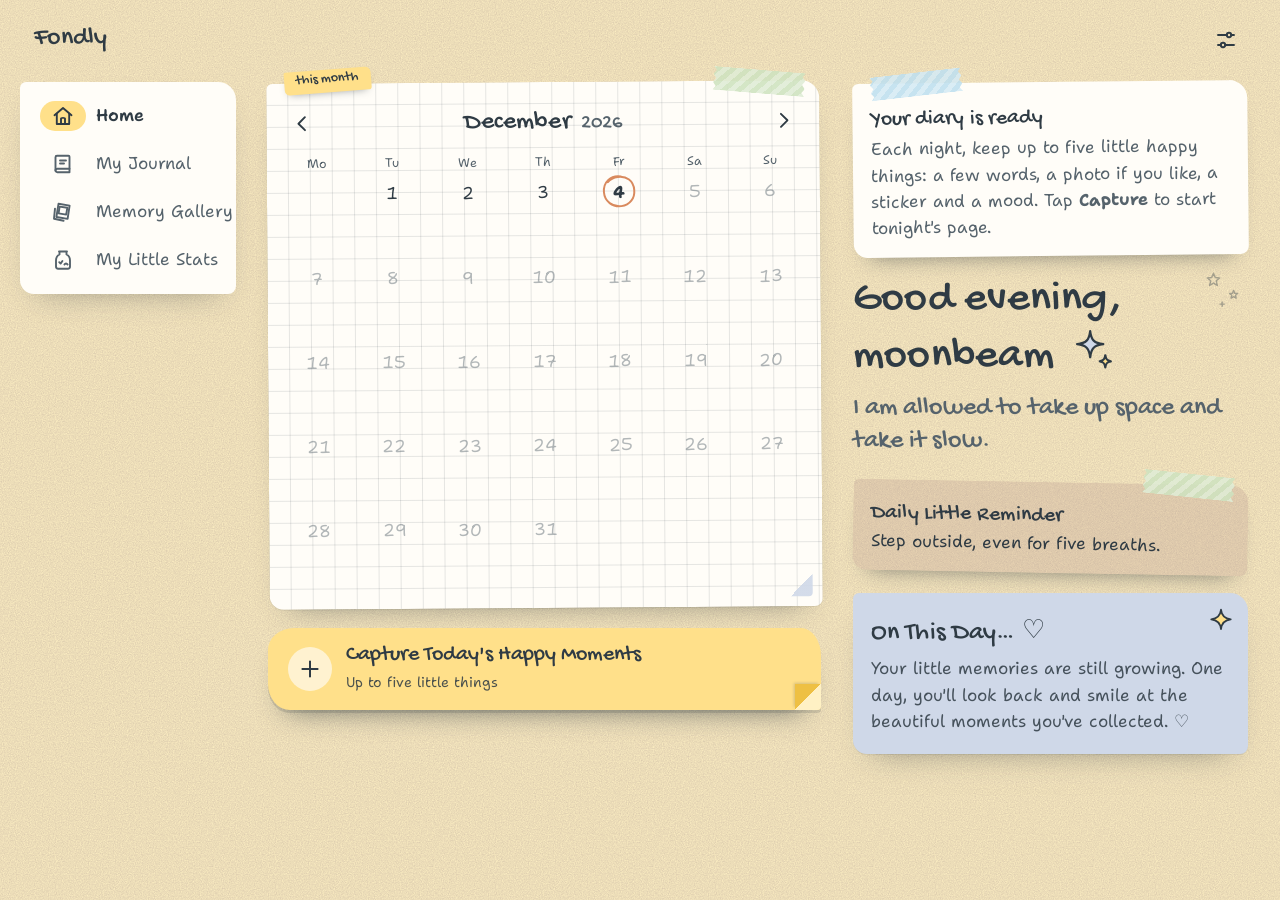
<file: index.html>
<!doctype html>
<html lang="en-GB" data-theme="day">
<head>
  <meta charset="utf-8">
  <meta name="viewport" content="width=device-width, initial-scale=1, viewport-fit=cover">
  <title>Fondly</title>
  <meta name="description" content="A private little diary for up to five happy moments a day.">
  <meta name="theme-color" content="#fff3c4">
  <link rel="manifest" href="manifest.webmanifest">
  <link rel="icon" href="icons/icon.svg" type="image/svg+xml">
  <link rel="apple-touch-icon" href="icons/icon-192.png">
  <meta name="apple-mobile-web-app-capable" content="yes">
  <meta name="apple-mobile-web-app-status-bar-style" content="default">
  <link rel="preload" href="fonts/shantell-sans.woff2" as="font" type="font/woff2" crossorigin>
  <link rel="preload" href="fonts/gochi-hand.woff2" as="font" type="font/woff2" crossorigin>
  <link rel="stylesheet" href="css/app.css">
  <script type="module" src="js/app.js"></script>
</head>
<body data-route="home">
  <a class="skip" href="#view">Skip to content</a>
  <header class="masthead">
    <a class="wordmark" href="#/" aria-label="Fondly, home">Fondly</a>
    <div class="mast-actions">
      <a class="icon-btn gear" href="#/settings" aria-label="Settings"><svg viewBox="0 0 24 24" class="icon" aria-hidden="true"><g fill="none" stroke="currentColor" stroke-width="1.9" stroke-linecap="round"><path d="M4 7h9M17 7h3M4 17h3M11 17h9"/><circle cx="15" cy="7" r="2.2"/><circle cx="9" cy="17" r="2.2"/></g></svg></a>
    </div>
  </header>
  <nav class="tabs" aria-label="Main">
    <a href="#/" data-tab="home"><svg viewBox="0 0 24 24" class="icon" aria-hidden="true"><g fill="none" stroke="currentColor" stroke-width="1.9" stroke-linecap="round" stroke-linejoin="round"><path d="M3.5 11.2 12 4l8.5 7.2"/><path d="M5.8 9.6V20h12.4V9.6"/><path d="M10 20v-5.2c0-1.1 4-1.1 4 0V20"/></g></svg><span>Home</span></a>
    <a href="#/journal" data-tab="journal"><svg viewBox="0 0 24 24" class="icon" aria-hidden="true"><g fill="none" stroke="currentColor" stroke-width="1.9" stroke-linecap="round" stroke-linejoin="round"><path d="M6 3.8h11.5a1 1 0 0 1 1 1v15.4H6.2A1.7 1.7 0 0 1 4.5 18.5V5.3c0-.9.6-1.5 1.5-1.5z"/><path d="M4.5 18.5c0-1 .8-1.8 1.8-1.8h12.2"/><path d="M9 8.5h6M9 11.5h4"/></g></svg><span><span class="tab-full">My Journal</span><span class="tab-short">Journal</span></span></a>
    <a href="#/gallery" data-tab="gallery"><svg viewBox="0 0 24 24" class="icon" aria-hidden="true"><g fill="none" stroke="currentColor" stroke-width="1.9" stroke-linecap="round" stroke-linejoin="round"><path d="M7.5 3.8 18.6 5.6l-2 13.3L5.4 17z"/><path d="M8.6 6.6l7.7 1.2-1.1 6.8-7.6-1.2z"/><path d="M4 8.6 3 18.7l9.6 2"/></g></svg><span><span class="tab-full">Memory Gallery</span><span class="tab-short">Gallery</span></span></a>
    <a href="#/stats" data-tab="stats"><svg viewBox="0 0 24 24" class="icon" aria-hidden="true"><g fill="none" stroke="currentColor" stroke-width="1.9" stroke-linecap="round" stroke-linejoin="round"><path d="M8 3.5h8M8.5 3.5v3C5.8 7.8 5 10 5 12.5v6c0 1.4 1 2.2 2.2 2.2h9.6c1.2 0 2.2-.8 2.2-2.2v-6c0-2.5-.8-4.7-3.5-6v-3"/><path d="M8.2 14.2l1.4 1.4 1.8-2.6M13.4 16.5c.8-1.4 2.4-1.4 3.2 0"/></g></svg><span><span class="tab-full">My Little Stats</span><span class="tab-short">Stats</span></span></a>
  </nav>
  <main id="view" tabindex="-1"></main>
  <div id="toast" role="status" aria-live="polite"></div>
  <noscript>Fondly needs JavaScript to open your diary.</noscript>
</body>
</html>
</file>
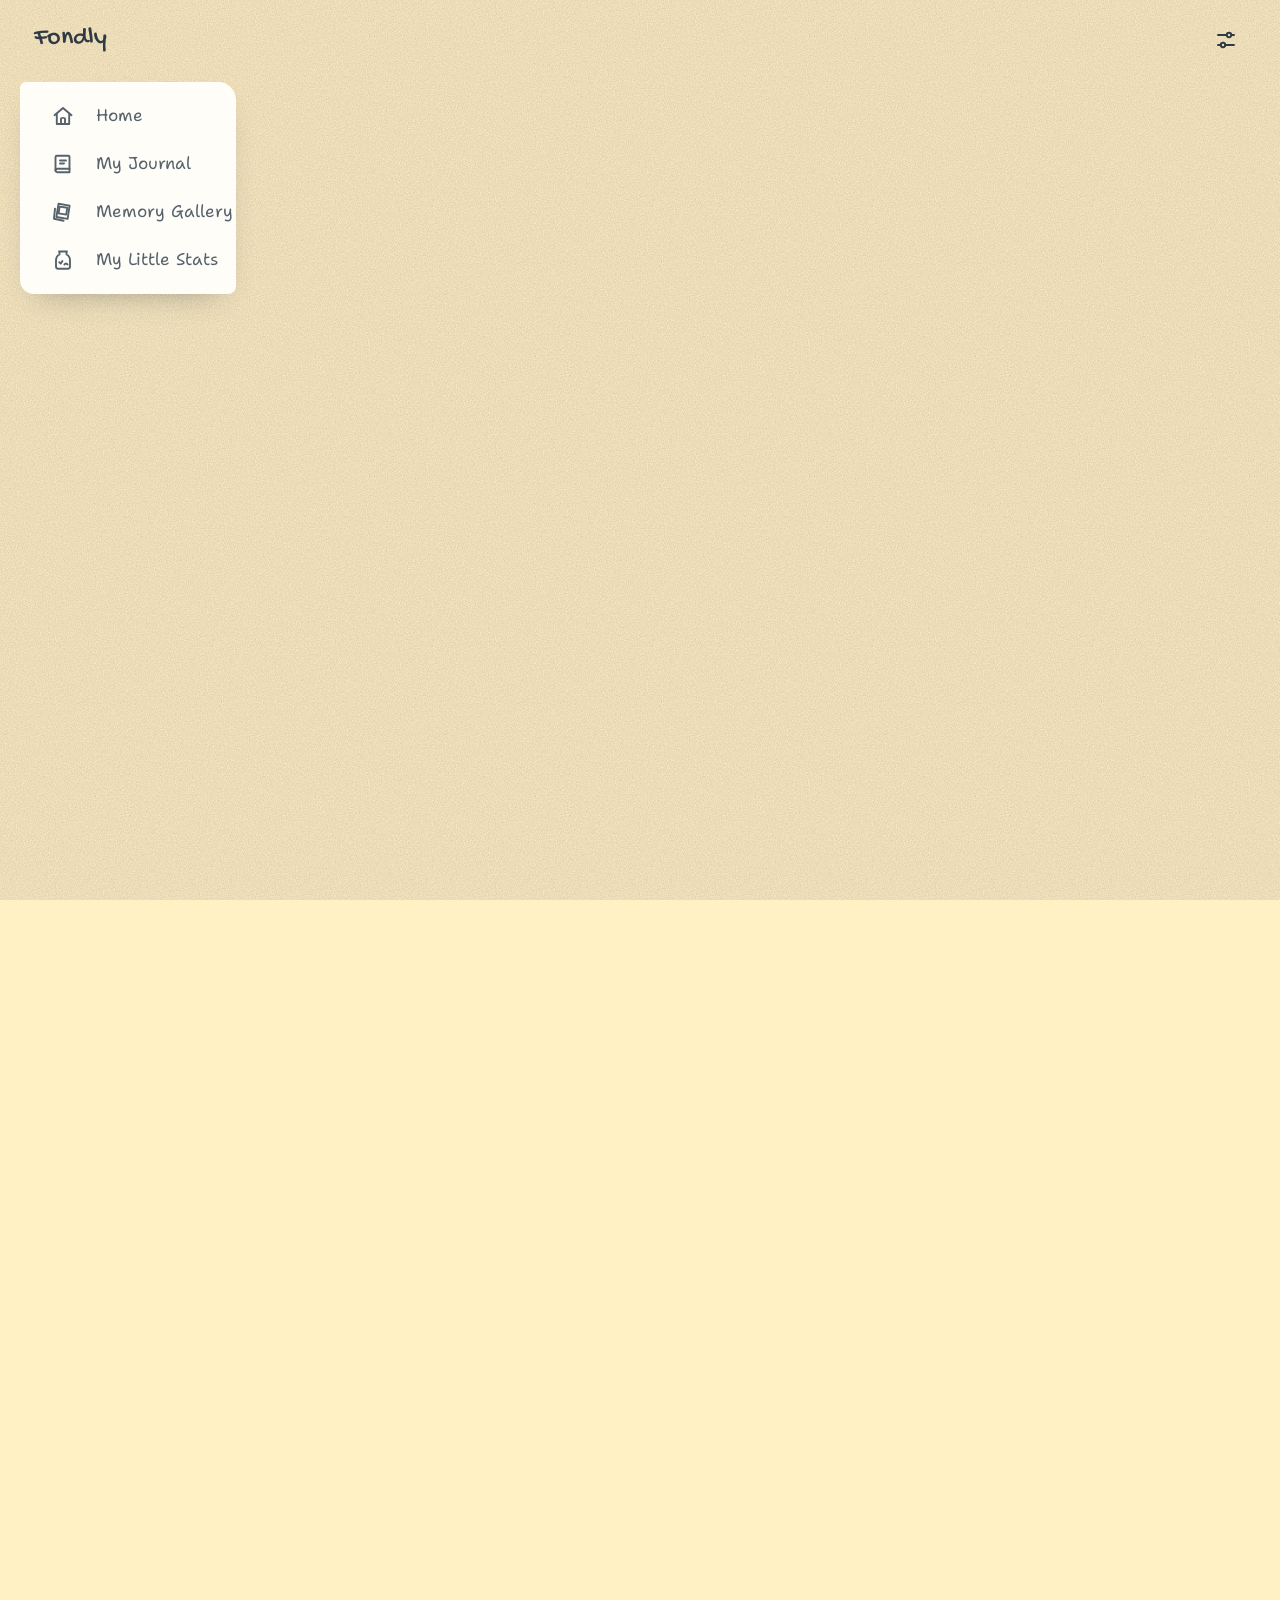
<file: demo.html>
<!doctype html>
<html lang="en-GB">
<head>
  <meta charset="utf-8">
  <meta name="viewport" content="width=device-width, initial-scale=1">
  <title>Fondly demo</title>
  <meta name="theme-color" content="#fff3c4">
  <meta http-equiv="refresh" content="0; url=./?demo">
  <link rel="stylesheet" href="css/app.css">
</head>
<body data-route="home">
  <main><p class="demo-loading"><a href="./?demo">Opening the Fondly demo diary…</a></p></main>
</body>
</html>
</file>
<file: css/app.css>
/* Fondly: pastel scrapbook. Paper per section, slate ink, washi, Polaroids. */
@font-face { font-family: 'Shantell Sans'; src: url('../fonts/shantell-sans.woff2') format('woff2'); font-weight: 300 800; font-display: swap; }
@font-face { font-family: 'Gochi Hand'; src: url('../fonts/gochi-hand.woff2') format('woff2'); font-display: swap; }

:root {
  --grain: url("data:image/svg+xml,%3Csvg xmlns='http://www.w3.org/2000/svg' width='220' height='220'%3E%3Cfilter id='n'%3E%3CfeTurbulence type='fractalNoise' baseFrequency='.85' numOctaves='3' stitchTiles='stitch'/%3E%3CfeColorMatrix values='0 0 0 0 .45 0 0 0 0 .35 0 0 0 0 .3 0 0 0 .5 0'/%3E%3C/filter%3E%3Crect width='100%25' height='100%25' filter='url(%23n)'/%3E%3C/svg%3E");
  --paper: #fbf7ee;
  --card: #fffdf8;
  --polaroid: #fffefa;
  --ink: #2f3b44;
  --ink-soft: #56636c;
  --butter: #ffe08a; --butter-deep: #eec043;
  --clay: #f4c7a6; --clay-deep: #d98a5e;
  --slate: #cfd8e8; --slate-deep: #7f95bd;
  --sky: #bfe0f0; --sky-deep: #5fa3c9;
  --sage: #cfe3c0; --sage-deep: #7fb06c;
  --mint: #c4e6da;
  --jar-glass: rgb(214 234 250 / .55);
  --shadow: 40 52 60;
  --ground: #fff1c4;
  --line: rgb(47 59 68 / .12);
  --danger: #b4513a;
  --hand: 'Gochi Hand', 'Comic Sans MS', cursive;
  --body: 'Shantell Sans', 'Comic Sans MS', system-ui, sans-serif;
  --fs-xs: .78rem;
  --fs-sm: .88rem;
  --fs-base: 1.0625rem;
  --fs-md: 1.35rem;
  --fs-lg: 1.6rem;
  --fs-xl: clamp(2rem, 1.6rem + 1.6vw, 2.75rem);
  --fs-display: clamp(2.1rem, 1.7rem + 1.6vw, 3rem);
  --ink-paper: #2f3b44; --ink-paper-soft: #56636c;
  --kraft: #ecd7b4; --kraft-flap: #dfc394; --kraft-back: #c9a878;
  --sheet-slate: var(--slate);
  --doodle: color-mix(in srgb, var(--ink) 38%, transparent);
  --stamp: var(--slate-deep);
  --clip: #8a96a0;
  --r-sheet: 6px 18px 8px 14px;
  --r-slip: 2px 6px 3px 5px;
  --r-tabbar: 22px 22px 0 0;
  --r-capture: 26px 20px 4px 22px / 22px 28px 4px 26px;
  --r-mount: 4px 0 0 0;
  --r-mount-end: 0 0 4px 0;
  --r-organic: 26px 20px 28px 22px / 22px 28px 20px 26px;
  --ease: cubic-bezier(.16, 1, .3, 1);
  color-scheme: light;
}
:root[data-theme="evening"] {
  --grain: url("data:image/svg+xml,%3Csvg xmlns='http://www.w3.org/2000/svg' width='220' height='220'%3E%3Cfilter id='n'%3E%3CfeTurbulence type='fractalNoise' baseFrequency='.85' numOctaves='3' stitchTiles='stitch'/%3E%3CfeColorMatrix values='0 0 0 0 1 0 0 0 0 .95 0 0 0 0 .9 0 0 0 .16 0'/%3E%3C/filter%3E%3Crect width='100%25' height='100%25' filter='url(%23n)'/%3E%3C/svg%3E");
  --paper: #1f2a33;
  --card: #2b3843;
  --polaroid: #ece6d8;
  --ink: #f2ede2;
  --ink-soft: #b9c3c9;
  --butter: #f1d37a; --butter-deep: #e6b93e;
  --clay: #e8b796; --clay-deep: #d98a5e;
  --slate: #b8c6dd; --slate-deep: #8ea4cb;
  --sky: #a8cfe4; --sky-deep: #6fb0d6;
  --sage: #b6d6a8; --sage-deep: #8bc07a;
  --mint: #a9d6c6;
  --jar-glass: rgb(160 190 230 / .18);
  --shadow: 4 10 16;
  --sheet-slate: #34445a;
  --clip: #b9c3c9;
  --line: rgb(246 237 223 / .12);
  --danger: #f0a184;
  color-scheme: dark;
}
body[data-route="home"] { --ground: #fff1c4; }
body[data-route="day"], body[data-route="journal"] { --ground: #f6ecdc; }
body[data-route="gallery"] { --ground: #e0eff7; }
body[data-route="stats"] { --ground: #e5f1dc; }
body[data-route="settings"], body[data-route="done"] { --ground: #e6ecf4; }
[data-theme="evening"] body[data-route="home"] { --ground: #24303a; }
[data-theme="evening"] body[data-route="day"], [data-theme="evening"] body[data-route="journal"] { --ground: #2c2f33; }
[data-theme="evening"] body[data-route="gallery"] { --ground: #1f2c3a; }
[data-theme="evening"] body[data-route="stats"] { --ground: #22322f; }
[data-theme="evening"] body[data-route="settings"], [data-theme="evening"] body[data-route="done"] { --ground: #1f2a33; }
/* Light paper objects keep dark ink in the evening. */
.polaroid, .mini-polaroid, .pol-frame, .slip { --ink: var(--ink-paper); --ink-soft: var(--ink-paper-soft); color: var(--ink); }

* { box-sizing: border-box; }
html { -webkit-text-size-adjust: 100%; scroll-padding-top: 80px; overflow-x: clip; }
body { overflow-x: clip; }
body {
  margin: 0; min-height: 100dvh;
  font: 400 var(--fs-base)/1.55 var(--body);
  color: var(--ink); background: var(--grain) 0 0 / 220px, var(--ground);
  transition: background-color .5s var(--ease);
  caret-color: var(--clay-deep);
  accent-color: var(--clay-deep);
}
::selection { background: var(--butter); color: var(--ink-paper); }
:focus-visible { outline: 3px dashed var(--slate-deep); outline-offset: 3px; border-radius: 14px; }
* { scrollbar-width: thin; scrollbar-color: var(--slate-deep) transparent; }
img { display: block; max-width: 100%; }
a { color: inherit; text-underline-offset: .2em; text-decoration-thickness: 1.5px; }
h1, h2, h3 { font-family: var(--hand); font-weight: 400; line-height: 1.12; margin: 0; text-wrap: balance; letter-spacing: .005em; }
h1 { font-size: var(--fs-xl); }
h2 { font-size: var(--fs-lg); }
h3 { font-size: var(--fs-md); }
p { margin: 0; }
.sr { position: absolute; width: 1px; height: 1px; overflow: hidden; clip: rect(0 0 0 0); white-space: nowrap; }
.skip { position: absolute; left: -999px; top: 8px; z-index: 50; background: var(--card); padding: 12px 16px; border-radius: 14px; }
.skip:focus { left: 12px; }
.icon { width: 24px; height: 24px; flex: none; }
svg.deco { width: 22px; height: 22px; }

/* ---------- shell ---------- */
.masthead, .tabs, main, #toast { position: relative; z-index: 1; }
.masthead {
  display: flex; flex-wrap: wrap; align-items: center; justify-content: space-between; gap: 4px 12px;
  padding: calc(10px + env(safe-area-inset-top)) 16px 6px;
}
.wordmark { display: inline-flex; align-items: center; min-height: 44px; font: 400 var(--fs-lg)/1 var(--hand); text-decoration: none; color: var(--ink); padding: 4px 2px 6px; }
.mast-actions { display: flex; align-items: center; gap: 6px; margin-left: auto; min-width: 0; }
.sync-pill {
  display: inline-flex; align-items: center; gap: 8px; text-decoration: none; font-size: var(--fs-xs); white-space: nowrap;
  min-height: 44px; padding: 6px 14px; border-radius: 999px; background: color-mix(in srgb, var(--card) 80%, transparent); color: var(--ink-soft);
}
.settings .sync-pill { white-space: normal; justify-self: start; min-height: 36px; margin-top: -4px; background: var(--paper); }
.gear { position: relative; }
.gear.alert::after { content: ''; position: absolute; top: 9px; right: 9px; width: 9px; height: 9px; border-radius: 50%; background: var(--danger); box-shadow: 0 0 0 2px var(--ground); }
.sync-pill i { width: 9px; height: 9px; border-radius: 50%; background: var(--ink-soft); opacity: .6; }
.sync-pill.ok i { background: var(--sage-deep); opacity: 1; }
.sync-pill.syncing i { background: var(--sky-deep); opacity: 1; animation: pulse 1s ease-in-out infinite alternate; }
.sync-pill.error { color: var(--danger); } .sync-pill.error i { background: var(--danger); opacity: 1; }
@keyframes pulse { to { transform: scale(.55); } }
.icon-btn {
  display: inline-grid; place-items: center; width: 44px; height: 44px; border-radius: 50%;
  border: 0; background: transparent; color: var(--ink); cursor: pointer; text-decoration: none;
  transition: background-color .2s;
}
.icon-btn:hover { background: color-mix(in srgb, var(--ink) 8%, transparent); }

.tabs {
  position: fixed; inset: auto 0 0 0; z-index: 20;
  display: grid; grid-template-columns: repeat(4, minmax(0, 1fr));
  padding: 6px 6px calc(6px + env(safe-area-inset-bottom));
  background: var(--card); border-radius: var(--r-tabbar);
  box-shadow: 0 -6px 24px -10px rgb(var(--shadow) / .3);
}
.tabs a {
  display: grid; justify-items: center; gap: 2px; padding: 6px 2px; text-decoration: none;
  font-size: var(--fs-xs); line-height: 1.15; text-align: center; color: var(--ink-soft); border-radius: 14px;
}
.tabs a .icon { padding: 3px 10px; width: 46px; height: 30px; border-radius: 999px; transition: background-color .25s var(--ease); }
.tabs a[aria-current] { color: var(--ink); font-weight: 600; }
.tab-full { display: none; } .tab-short { overflow-wrap: anywhere; }
.tabs a[aria-current] .icon { background: var(--butter); color: var(--ink-paper); }
main { padding: 4px 16px calc(110px + env(safe-area-inset-bottom)); max-width: 1180px; outline: none; }

#toast {
  position: fixed; left: 50%; bottom: calc(96px + env(safe-area-inset-bottom)); z-index: 40;
  transform: translate(-50%, 20px); opacity: 0; pointer-events: none;
  background: var(--ink); color: var(--paper); padding: 10px 18px; border-radius: 999px; font-size: var(--fs-sm);
  box-shadow: 0 10px 24px -10px rgb(var(--shadow) / .5); transition: opacity .3s, transform .4s var(--ease);
  max-width: calc(100vw - 32px); text-align: center;
}
#toast.show { opacity: 1; transform: translate(-50%, 0); }
#toast { display: flex; align-items: center; gap: 12px; white-space: nowrap; }
#toast.show { pointer-events: auto; }
.toast-act { min-height: 44px; padding: 0 14px; margin: -8px -10px -8px 0; border: 0; border-radius: 999px; font: 700 var(--fs-sm) var(--body); background: var(--butter); color: var(--ink-paper); cursor: pointer; }

@media (min-width: 960px) {
  body { display: grid; grid-template-columns: 236px minmax(0, 1fr); grid-template-rows: auto 1fr; }
  .masthead { grid-column: 1 / -1; padding: 18px 32px 8px; }
  .tabs {
    position: sticky; top: 16px; align-self: start; grid-template-columns: 1fr; gap: 4px;
    margin: 12px 0 0 20px; padding: 12px; border-radius: var(--r-sheet);
    box-shadow: 0 14px 30px -18px rgb(var(--shadow) / .45);
  }
  .tabs a { min-height: 44px; grid-template-columns: auto 1fr; justify-items: start; align-items: center; gap: 10px; font-size: var(--fs-base); padding: 6px 8px; text-align: left; }
  .tabs a:hover { background: color-mix(in srgb, var(--butter) 30%, transparent); }
  .tab-full { display: inline; white-space: nowrap; } .tab-short { display: none; }
  main { padding: 12px 32px 56px; width: 100%; }
  #toast { bottom: 32px; }
}

/* ---------- paper pieces ---------- */
.sheet, .sheet-slate, .sheet-sage {
  position: relative; background: var(--card); border-radius: var(--r-sheet);
  box-shadow: 0 1px 0 rgb(var(--shadow) / .08), 0 16px 30px -20px rgb(var(--shadow) / .5);
  padding: 18px;
}
.sheet::after, .sheet-sage::after { /* photo-corner mount */
  content: ''; position: absolute; right: 10px; bottom: 10px; width: 22px; height: 22px; pointer-events: none;
  background: linear-gradient(-45deg, var(--slate) 50%, transparent 50%); opacity: .9; border-radius: var(--r-mount-end);
}
.sheet-slate { background: var(--slate); --ink-on: var(--ink-paper); color: var(--ink-paper); }
.sheet-sage { background: var(--card); }
[data-theme="evening"] .sheet-slate { background: var(--sheet-slate); color: var(--ink); }
.tape {
  position: absolute; top: -11px; left: 50%; width: 92px; height: 24px; translate: -50% 0; rotate: -3deg; z-index: 2;
  background: repeating-linear-gradient(-45deg, rgb(255 255 255 / .35) 0 5px, transparent 5px 10px), var(--tape, var(--clay));
  opacity: .88;
  -webkit-mask: url("data:image/svg+xml,%3Csvg xmlns='http://www.w3.org/2000/svg' viewBox='0 0 92 24' preserveAspectRatio='none'%3E%3Cpath d='M0 0h92l-3 4 3 4-3 4 3 4-3 4 3 4H0l3-4-3-4 3-4-3-4 3-4z'/%3E%3C/svg%3E") 0 0 / 100% 100%;
          mask: url("data:image/svg+xml,%3Csvg xmlns='http://www.w3.org/2000/svg' viewBox='0 0 92 24' preserveAspectRatio='none'%3E%3Cpath d='M0 0h92l-3 4 3 4-3 4 3 4-3 4 3 4H0l3-4-3-4 3-4-3-4 3-4z'/%3E%3C/svg%3E") 0 0 / 100% 100%;
}
.tape-l { left: 18px; translate: 0 0; rotate: -6deg; --tape: var(--sky); }
.tape-r { left: auto; right: 14px; translate: 0 0; rotate: 5deg; --tape: var(--sage); }
.tilt-a { rotate: -1.6deg; } .tilt-b { rotate: 1.2deg; } .tilt-c { rotate: -.6deg; } .tilt-d { rotate: 2deg; }
.tilt-a .tape { --tape: var(--butter); } .tilt-b .tape { --tape: var(--sky); } .tilt-c .tape { --tape: var(--sage); } .tilt-d .tape { --tape: var(--slate); }

.btn {
  display: inline-flex; align-items: center; justify-content: center; gap: 8px; min-height: 46px;
  padding: 10px 20px; border: 0; border-radius: 999px; cursor: pointer; text-decoration: none;
  font: 600 var(--fs-base)/1.2 var(--body); color: var(--ink-paper); background: var(--butter);
  box-shadow: 0 2px 0 rgb(var(--shadow) / .14), 0 10px 18px -12px rgb(var(--shadow) / .6);
  transition: transform .25s var(--ease), box-shadow .25s var(--ease), filter .2s;
}
.btn:hover { transform: translateY(-2px) rotate(-.6deg); }
.btn:active { transform: translateY(1px); }
.btn:disabled { opacity: .5; cursor: not-allowed; transform: none; }
.btn .icon { width: 20px; height: 20px; }
.btn-butter { background: var(--butter); }
.btn-clay { background: var(--clay); }
.btn-slate { background: var(--slate); }
.btn-ghost { background: transparent; color: var(--ink); box-shadow: inset 0 0 0 2px var(--line); }
.btn-ghost:hover { background: color-mix(in srgb, var(--ink) 6%, transparent); }
.btn-danger { background: var(--clay-deep); color: var(--ink-paper); }
.btn.big { font-size: var(--fs-base); min-height: 56px; padding: 12px 28px; }
.link-btn { border: 0; background: none; min-height: 44px; padding: 8px 4px; font: inherit; font-size: var(--fs-sm); color: var(--ink-soft); text-decoration: underline; cursor: pointer; }
.row { display: flex; flex-wrap: wrap; gap: 10px; align-items: center; }
.hint { font-size: var(--fs-sm); color: var(--ink-soft); margin-top: 8px; }
.page-head { margin: 8px 0 18px; }
.page-head p { color: var(--ink-soft); margin-top: 4px; }
.empty { text-align: center; padding: 34px 20px; display: grid; justify-items: center; gap: 14px; }
.empty p { max-width: 34ch; color: var(--ink-soft); }
svg.empty-deco { width: 46px; height: 46px; }
.chips { display: flex; flex-wrap: wrap; gap: 6px; }
.chip { border: 0; border-radius: 999px; min-height: 44px; padding: 6px 16px; font: inherit; font-size: var(--fs-sm); cursor: pointer; background: rgb(255 255 255 / .55); color: var(--ink-paper); }
.chip.on { background: var(--card); box-shadow: inset 0 0 0 2px var(--slate-deep); font-weight: 600; color: var(--ink); }

/* ---------- home ---------- */
.home { display: grid; grid-template-columns: minmax(0, 1fr); gap: 22px; }
.home-main, .home-side { display: grid; grid-template-columns: minmax(0, 1fr); gap: 20px; align-content: start; }
@media (min-width: 960px) {
  .home { grid-template-columns: minmax(0, 1.4fr) minmax(300px, 1fr); gap: 28px 32px; }
  .recent { grid-column: 1 / -1; }
}

.cal {
  padding: 18px 14px 16px; rotate: -.4deg;
  background-color: var(--card);
  background-image: linear-gradient(var(--line) 1px, transparent 1px), linear-gradient(90deg, var(--line) 1px, transparent 1px);
  background-size: 22px 22px; background-position: -1px -1px;
}
.cal-head { display: flex; align-items: center; justify-content: space-between; margin-bottom: 8px; }
.cal-head h2 { font-size: var(--fs-lg); text-align: center; min-width: 0; overflow-wrap: anywhere; }
.cal-year { font-family: var(--hand); font-size: .8em; color: var(--ink-soft); margin-left: 4px; }
.cal-dow, .cal-grid { display: grid; grid-template-columns: repeat(7, minmax(0, 1fr)); gap: 4px; }
.cal-dow span { text-align: center; font-size: var(--fs-xs); color: var(--ink-soft); padding-bottom: 4px; }
.cal-day {
  position: relative; aspect-ratio: 1 / 1.12; border-radius: 14px; text-decoration: none;
  display: grid; grid-template-rows: auto 1fr; justify-items: center; padding-top: 4px;
  font-variant-numeric: tabular-nums; transition: background-color .2s, transform .25s var(--ease);
}
a.cal-day:hover { background: color-mix(in srgb, var(--butter) 40%, transparent); transform: rotate(-2deg); }
.cal-day.has { background: color-mix(in srgb, var(--clay) 30%, transparent); }
.cal-day.future { color: var(--ink-soft); opacity: .45; }
.cal-num { position: relative; z-index: 1; font-size: var(--fs-base); line-height: 1.6; }
.cal-day.today .cal-num { font-weight: 700; }
.today-ring { position: absolute; top: -3px; left: 50%; width: 40px; height: 40px; translate: -50% 0; overflow: visible; pointer-events: none; }
.today-ring path { fill: none; stroke: var(--clay-deep); stroke-width: 3; stroke-linecap: round; stroke-dasharray: 1; stroke-dashoffset: 1; animation: draw 1.1s .3s var(--ease) forwards; }
@keyframes draw { to { stroke-dashoffset: 0; } }
.cal-thumb { width: 66%; max-width: 46px; aspect-ratio: 1; align-self: center; background: var(--polaroid); padding: 2px 2px 5px; border-radius: 4px; rotate: -4deg; box-shadow: 0 3px 6px -2px rgb(var(--shadow) / .35); }
.cal-thumb img { width: 100%; height: 100%; object-fit: cover; border-radius: 2px; background: var(--sky); }
svg.cal-sticker { width: 62%; max-width: 40px; align-self: center; }
.cal-mark { position: absolute; right: 2px; bottom: 2px; display: flex; align-items: center; }
svg.cal-flower { width: 15px; height: 15px; }
.cal-mark i { font-style: normal; font-size: var(--fs-xs); font-weight: 700; margin-left: -1px; }
.cal-back { display: block; margin: 8px auto 0; }

.capture {
  display: flex; align-items: center; gap: 14px; text-decoration: none; padding: 16px 20px;
  background: var(--butter); color: var(--ink-paper); border-radius: var(--r-organic);
  box-shadow: 0 3px 0 rgb(var(--shadow) / .14), 0 18px 28px -18px rgb(var(--shadow) / .65);
  transition: transform .3s var(--ease);
}
.capture:hover { transform: translateY(-3px) rotate(-.5deg); }
.capture > .icon, svg.capture-deco { width: 44px; height: 44px; padding: 9px; border-radius: 50%; background: rgb(255 255 255 / .6); }
.capture b { display: block; font: 400 var(--fs-md)/1.1 var(--hand); }
.capture small { font-size: var(--fs-sm); opacity: .85; }
.capture.full { background: var(--clay); }

.hello { display: grid; gap: 10px; }
.hello h1 { overflow-wrap: anywhere; padding-right: 40px; }
svg.greet-art { display: inline-block; width: 1.1em; height: 1.1em; vertical-align: -0.2em; margin-left: .1em; }
.affirm { font: 400 var(--fs-lg)/1.3 var(--hand); color: var(--ink-soft); }
.reminder {
  position: relative; margin-top: 14px; padding: 22px 18px 16px; background: var(--sky); color: var(--ink-paper);
  border-radius: var(--r-sheet); rotate: 1deg; box-shadow: 0 14px 22px -16px rgb(var(--shadow) / .6);
}
.reminder h2 { font-size: var(--fs-md); margin-bottom: 2px; }

.otd { padding: 20px 18px; }
.otd h2 { font-size: var(--fs-lg); }
.otd-empty p { margin-top: 8px; color: inherit; opacity: .85; }
svg.otd-spark { position: absolute; right: 14px; top: 14px; width: 26px; height: 26px; }
.envelope { margin-top: 14px; }
.envelope summary { list-style: none; cursor: pointer; position: relative; height: 214px; perspective: 600px; border-radius: 14px; overflow: hidden; }
.envelope summary::-webkit-details-marker { display: none; }
.env-back, .env-front, .env-flap { position: absolute; left: 6%; right: 6%; }
.env-back { top: 30px; bottom: 50px; background: var(--kraft-back); border-radius: 14px; }
.env-front { top: 30px; bottom: 50px; background: var(--kraft); border-radius: 14px; clip-path: polygon(0 0, 50% 58%, 100% 0, 100% 100%, 0 100%); box-shadow: inset 0 -2px 0 rgb(var(--shadow) / .05); }
.env-flap { top: 30px; height: 50%; background: var(--kraft-flap); clip-path: polygon(0 0, 100% 0, 50% 100%); transform-origin: top; transition: transform .7s var(--ease), z-index 0s .35s; z-index: 3; }
.env-seal { position: absolute; left: 50%; top: calc(30px + 41%); translate: -50% -50%; z-index: 4; width: 40px; height: 40px; display: grid; place-items: center; border-radius: 50%; background: var(--clay-deep); box-shadow: 0 3px 6px rgb(var(--shadow) / .18); transition: opacity .3s, scale .4s var(--ease); }
svg.seal-heart { width: 22px; height: 22px; --clay-deep: var(--polaroid); }
.env-letter { position: absolute; left: 14%; right: 14%; top: 40px; height: 120px; display: flex; justify-content: center; gap: 6px; transition: transform .8s .15s var(--ease); }
.env-peek { width: 74px; height: 86px; background: var(--polaroid); padding: 5px 5px 14px; border-radius: 4px; box-shadow: 0 4px 10px -4px rgb(var(--shadow) / .3); display: grid; place-items: center; }
.env-peek.p0 { rotate: -8deg; } .env-peek.p1 { rotate: 3deg; translate: 0 -6px; } .env-peek.p2 { rotate: 9deg; }
.env-peek img { width: 100%; height: 100%; object-fit: cover; }
.env-peek svg { width: 40px; height: 40px; }
.env-label { position: absolute; left: 0; right: 0; bottom: 0; z-index: 5; text-align: center; color: inherit; transition: opacity .3s; }
.env-label b { display: block; font: 400 var(--fs-md)/1.1 var(--hand); }
.env-label small { font-size: var(--fs-sm); opacity: .8; }
.envelope[open] .env-flap { transform: rotateX(180deg); z-index: 0; }
.envelope[open] .env-seal { opacity: 0; scale: .4; }
.envelope[open] .env-letter { transform: translateY(-34px); }
.envelope[open] .env-label small { visibility: hidden; }
.otd-body { display: grid; gap: 8px; margin-top: 10px; animation: rise .6s .2s var(--ease) backwards; }
@keyframes rise { from { opacity: 0; transform: translateY(14px); } }
.otd-date { font: 400 var(--fs-lg)/1.2 var(--hand); }
.otd-sub { font-size: var(--fs-sm); }
.otd-list { list-style: none; padding: 0; margin: 8px 0 6px; align-items: start; display: grid; grid-template-columns: repeat(auto-fill, minmax(130px, 1fr)); gap: 14px; }
.otd-body .btn { justify-self: start; background: var(--card); color: var(--ink); }
[data-theme="evening"] .otd .chip { background: rgb(255 255 255 / .12); color: var(--ink); }

.mini-polaroid {
  position: relative; display: grid; gap: 6px; align-content: start; background: var(--polaroid); padding: 8px 8px 10px;
  border-radius: 4px; text-decoration: none; box-shadow: 0 2px 0 rgb(var(--shadow) / .04), 0 10px 18px -12px rgb(var(--shadow) / .6);
  transition: transform .3s var(--ease);
}
a.mini-polaroid:hover { transform: translateY(-4px) rotate(0deg); }
.mini-polaroid img { width: 100%; aspect-ratio: 1; object-fit: cover; border-radius: 2px; background: var(--sky); }
.mini-polaroid p { font-size: var(--fs-sm); line-height: 1.35; display: -webkit-box; -webkit-line-clamp: 3; -webkit-box-orient: vertical; overflow: hidden; }
.mini-polaroid time { font-size: var(--fs-xs); color: var(--ink-soft); }
.mini-polaroid.note { background: color-mix(in srgb, var(--butter) 55%, var(--polaroid)); min-height: 150px; }
.mini-polaroid.note p { -webkit-line-clamp: 5; font-family: var(--hand); font-size: var(--fs-base); }
svg.note-sticker { width: 34px; height: 34px; }
.mini-meta { display: flex; gap: 4px; }
.mini-meta svg { width: 24px; height: 24px; }

.recent h2 { margin-bottom: 10px; }
.recent-strip { list-style: none; margin: 0 -16px; padding: 10px 16px 16px; display: grid; grid-auto-flow: column; grid-auto-columns: 136px; gap: 14px; overflow-x: auto; scroll-snap-type: x mandatory; }
.recent-strip li { scroll-snap-align: start; }
@media (min-width: 960px) { .recent-strip { margin: 0; padding: 10px 4px 16px; grid-auto-columns: 150px; } }

/* ---------- day page ---------- */
.day { display: grid; grid-template-columns: minmax(0, 1fr); gap: 18px; }
.day-head { display: grid; gap: 4px; }
.back { display: inline-flex; align-items: center; gap: 2px; text-decoration: none; color: var(--ink-soft); font-size: var(--fs-sm); justify-self: start; min-height: 44px; padding: 6px 8px 6px 0; }
.back .icon { width: 20px; height: 20px; }
.day-date { font: 400 var(--fs-display)/1.15 var(--hand); }
.day-lead { font: 400 var(--fs-lg)/1.2 var(--hand); }
.day-sub { color: var(--ink-soft); }
.jar-panel { display: flex; align-items: center; gap: 14px; padding: 6px 4px; }
svg.jar { width: 92px; height: auto; flex: none; overflow: visible; }
.jar-count, .jar-full { font: 400 var(--fs-md)/1.25 var(--hand); }
.jar-count b { font-family: var(--body); font-weight: 700; font-size: var(--fs-base); background: var(--butter); color: var(--ink-paper); padding: 1px 9px; border-radius: 999px; margin-right: 4px; }
.jar-full { color: var(--ink); }
.jar-star { transform-box: fill-box; }
.jar-star.drop, .done .jar-star { animation: drop .9s var(--ease) backwards; animation-delay: calc(var(--i) * 90ms); }
@keyframes drop { from { opacity: 0; translate: 0 -90px; rotate: -40deg; } 55% { opacity: 1; } 75% { translate: 0 4px; } }
.jar-wrap { position: relative; display: inline-block; flex: none; }
.jar-wrap.bump svg.jar { animation: bump .7s .45s var(--ease); transform-origin: 50% 100%; }
@keyframes bump { 30% { transform: rotate(-4deg) scale(1.03, .97); } 60% { transform: rotate(3deg); } }
svg.jar-glint { position: absolute; top: -6px; right: -10px; width: 26px; height: 26px; }
.jar-wrap.just-full svg.jar-glint { animation: glint 1s 1s var(--ease) backwards; }
@keyframes glint { from { opacity: 0; scale: .2; rotate: -90deg; } 60% { opacity: 1; scale: 1.3; } }
@media (min-width: 960px) { svg.jar-glint { width: 34px; height: 34px; } }

.moments { list-style: none; padding: 0; margin: 0; display: grid; gap: 26px; }
@media (min-width: 760px) { .moments, .add-moment { max-width: 640px; } .moment.polaroid { max-width: 520px; } .moments > li:nth-child(even) { margin-left: 40px; } }
@media (min-width: 960px) {
  .day { grid-template-columns: 220px minmax(0, 1fr); column-gap: 32px; align-items: start; }
  .day-head { grid-column: 1 / -1; }
  .jar-panel { grid-row: 2 / span 3; position: sticky; top: 20px; flex-direction: column; text-align: center; }
  .jar-panel svg.jar { width: 150px; }
  .moments, .add-moment, .day-save { grid-column: 2; }
}
.moment { position: relative; padding: 22px 18px 12px; border-radius: 6px; box-shadow: 0 2px 0 rgb(var(--shadow) / .04), 0 18px 28px -20px rgb(var(--shadow) / .7); }
.moment.note {
  background: var(--card);
  background-image: repeating-linear-gradient(transparent 0 29px, var(--line) 29px 30px);
  background-position: 0 14px;
}
.moment.polaroid { background: var(--polaroid); padding: 14px 14px 12px; }
.pol-frame { background: var(--sky); border-radius: 2px; overflow: hidden; aspect-ratio: 1; }
.pol-frame img { width: 100%; height: 100%; object-fit: cover; }
.moment-prompt { font-size: var(--fs-sm); color: var(--ink-soft); margin-top: 6px; }
.moment-text { font: 400 var(--fs-md)/1.38 var(--hand); margin-top: 4px; overflow-wrap: anywhere; }
.polaroid .moment-text { margin-top: 2px; }
.moment-foot { display: flex; align-items: center; gap: 2px; margin-top: 6px; min-height: 44px; }
.moment-foot .spacer { flex: 1; }
.moment-foot .icon-btn { width: 44px; height: 44px; color: var(--ink-soft); }
.mood-tag { display: inline-flex; align-items: center; gap: 6px; font-size: var(--fs-sm); color: var(--ink-soft); }
.mood-tag svg { width: 28px; height: 28px; }
svg.moment-sticker { position: absolute; right: 2px; top: -14px; width: 54px; height: 54px; rotate: 12deg; filter: drop-shadow(0 3px 3px rgb(var(--shadow) / .2)); }
.moment.confirm { rotate: 0deg; display: grid; gap: 8px; padding: 20px 18px; }
.confirm-q { font: 400 var(--fs-md) var(--hand); }
.confirm-text { color: var(--ink-soft); }
.moment.editing { rotate: 0deg; padding: 24px 18px 18px; box-shadow: 0 0 0 3px var(--clay), 0 22px 36px -22px rgb(var(--shadow) / .8); }
.editor { display: grid; gap: 14px; }
.editor-prompt { display: flex; align-items: center; justify-content: space-between; gap: 8px; }
.editor-prompt .icon-btn { flex: none; }
.editor-prompt label { font: 400 var(--fs-md)/1.2 var(--hand); }
.editor textarea {
  width: 100%; resize: vertical; min-height: 96px; border: 0; padding: 4px 2px; font: 400 var(--fs-md)/30px var(--hand); color: var(--ink);
  background: repeating-linear-gradient(transparent 0 29px, var(--line) 29px 30px); background-attachment: local;
}
.editor textarea::placeholder { color: var(--ink-soft); opacity: .8; }
.editor textarea:focus-visible { outline-offset: 6px; }
.char-count { font-size: var(--fs-xs); color: var(--ink-soft); text-align: right; margin-top: -10px; font-variant-numeric: tabular-nums; }
.editor-photo { display: flex; align-items: center; gap: 14px; }
.editor-photo .pol-frame.small { width: 96px; flex: none; padding: 5px 5px 14px; background: var(--polaroid); box-shadow: 0 6px 14px -8px rgb(var(--shadow) / .6); rotate: -3deg; }
.editor-photo .pol-frame.small img { aspect-ratio: 1; }
.editor-photo .col { display: grid; gap: 4px; justify-items: start; }
.photo-drop { display: flex; align-items: center; gap: 12px; width: 100%; padding: 14px 16px; border-radius: 14px; border: 2px dashed var(--line); cursor: pointer; color: var(--ink-soft); }
.photo-drop:hover { border-color: var(--clay-deep); color: var(--ink); }
.file-btn.busy { opacity: .6; pointer-events: none; }
.file-btn.busy span::after { content: ' (tidying up…)'; }
.picker { border: 0; padding: 0; margin: 0; }
.picker legend { font-size: var(--fs-sm); color: var(--ink-soft); margin-bottom: 6px; padding: 0; }
.picker-row { display: flex; flex-wrap: wrap; gap: 6px; }
.picker input { position: absolute; opacity: 0; width: 1px; height: 1px; }
.picker label { display: grid; place-items: center; width: 48px; height: 48px; border-radius: 14px; cursor: pointer; transition: background-color .2s, transform .25s var(--ease); }
.picker label:hover { background: color-mix(in srgb, var(--butter) 40%, transparent); transform: rotate(-6deg); }
.picker label svg { width: 36px; height: 36px; }
.picker .none { font-size: var(--fs-xs); color: var(--ink-soft); }
.picker input:checked + label .none { color: var(--ink-paper); }
.picker input:checked + label { background: var(--butter); box-shadow: inset 0 0 0 2px var(--ink-paper); --ink: var(--ink-paper); color: var(--ink-paper); }
.picker input:focus-visible + label { outline: 3px dashed var(--slate-deep); outline-offset: 2px; }
.picker-row.moods { display: grid; grid-template-columns: repeat(6, minmax(0, 1fr)); max-width: 420px; }
.moods label { width: auto; height: auto; padding: 6px 2px 4px; gap: 2px; font-size: var(--fs-xs); }
.moods label svg { width: 34px; height: 34px; }
.editor-actions { display: flex; justify-content: flex-end; gap: 10px; flex-wrap: wrap; }
.add-moment {
  display: grid; grid-template-columns: auto 1fr; align-items: center; column-gap: 12px; text-align: left; width: 100%;
  padding: 16px 18px; border-radius: var(--r-organic); border: 2.5px dashed color-mix(in srgb, var(--ink) 30%, transparent);
  background: color-mix(in srgb, var(--card) 50%, transparent); color: var(--ink); cursor: pointer; font: inherit;
  transition: background-color .2s, transform .3s var(--ease);
}
.add-moment:hover { background: var(--card); transform: rotate(-.5deg); }
.add-moment .icon { grid-row: span 2; width: 40px; height: 40px; padding: 8px; border-radius: 50%; background: var(--clay); color: var(--ink-paper); }
.add-moment span { font: 400 var(--fs-md)/1.15 var(--hand); }
.add-moment small { color: var(--ink-soft); font-size: var(--fs-sm); }
.day-save { display: grid; justify-items: center; padding: 8px 0 4px; }

/* ---------- save reward ---------- */
.done { position: relative; min-height: 70dvh; display: grid; place-items: center; padding: 30px 0; }
.confetti { position: fixed; inset: 0; overflow: hidden; pointer-events: none; z-index: 0; }
.done-card { z-index: 1; }
.done-card {
  position: relative; max-width: 560px; width: 100%; text-align: center; display: grid; justify-items: center; gap: 18px;
  padding: 44px 26px 30px; background: var(--card); border-radius: var(--r-organic);
  box-shadow: 0 30px 50px -30px rgb(var(--shadow) / .7); animation: rise .8s var(--ease) backwards;
}
.milestone { display: flex; align-items: center; gap: 10px; max-width: 34ch; padding: 10px 16px; background: var(--butter); color: var(--ink-paper); border-radius: var(--r-slip); rotate: -1.5deg; text-align: left; box-shadow: 0 6px 12px -8px rgb(var(--shadow) / .5); }
svg.ms-heart { width: 26px; height: 26px; flex: none; }
.welcome { position: relative; padding: 24px 18px 16px; background: var(--card); border-radius: var(--r-sheet); rotate: -.6deg; box-shadow: 0 14px 22px -16px rgb(var(--shadow) / .6); }
.welcome h2 { font-size: var(--fs-md); margin-bottom: 4px; }
.welcome p { color: var(--ink-soft); }
.done-lead { font: 400 var(--fs-md) var(--hand); color: var(--ink-soft); }
.done-quote { margin: 0; font: 400 var(--fs-display)/1.18 var(--hand); text-wrap: balance; color: var(--ink); }
.done svg.jar.small { width: 84px; }
.done-actions { display: grid; justify-items: center; gap: 6px; }
.confetti span { position: absolute; top: -40px; left: calc(6% + var(--i) * 12%); animation: fall 6s calc(var(--i) * -.7s) linear infinite; }
.confetti svg { width: 26px; height: 26px; }
@keyframes fall { to { transform: translateY(calc(100dvh + 80px)) rotate(240deg); } }

/* ---------- journal ---------- */
.search {
  display: flex; align-items: center; gap: 10px; padding: 0 16px; margin-bottom: 18px;
  background: var(--card); border-radius: 999px; box-shadow: inset 0 0 0 2px var(--line);
}
.search:focus-within { box-shadow: inset 0 0 0 2px var(--clay-deep); }
.search input { flex: 1; min-width: 0; height: 52px; border: 0; background: none; font: inherit; color: var(--ink); outline: none; }
.search input::placeholder { color: var(--ink-soft); }
.month-h { margin: 22px 0 10px; font-size: var(--fs-lg); }
.entries { list-style: none; padding: 0; margin: 0; display: grid; gap: 12px; }
.entry {
  display: grid; grid-template-columns: 54px minmax(0, 1fr) auto; gap: 14px; align-items: start; padding: 14px 16px;
  background: var(--card); border-radius: var(--r-sheet); text-decoration: none;
  background-image: repeating-linear-gradient(transparent 0 25px, var(--line) 25px 26px); background-position: 0 12px;
  box-shadow: 0 1px 0 rgb(var(--shadow) / .08), 0 10px 22px -16px rgb(var(--shadow) / .6); transition: transform .3s var(--ease);
}
.entries > li:nth-child(odd) .entry { rotate: -.4deg; } .entries > li:nth-child(even) .entry { rotate: .35deg; }
.entry:hover { transform: translateX(4px) rotate(-.3deg); }
.entry-date { display: grid; justify-items: center; line-height: 1; padding-top: 2px; }
.entry-date b { font: 400 var(--fs-xl) var(--hand); }
.entry-date small { font-size: var(--fs-xs); color: var(--ink-soft); margin-top: 4px; }
.entry-lines { list-style: none; padding: 0; margin: 0; display: grid; gap: 4px; }
.entry-lines li { display: flex; gap: 8px; align-items: start; font-size: var(--fs-base); }
.entry-lines span { overflow-wrap: anywhere; }
svg.mood.xs, .entry-lines svg.dot { width: 22px; height: 22px; flex: none; }
mark { background: var(--butter); color: var(--ink-paper); border-radius: 4px; padding: 0 2px; }
.entry-thumbs { display: flex; }
.entry-thumbs .thumb { width: 52px; height: 58px; padding: 3px 3px 9px; background: var(--polaroid); border-radius: 2px; box-shadow: 0 4px 8px -4px rgb(var(--shadow) / .5); }
.entry-thumbs .thumb + .thumb { margin-left: -18px; }
.entry-thumbs img { width: 100%; height: 100%; object-fit: cover; }
@media (max-width: 520px) { .entry { grid-template-columns: 46px minmax(0, 1fr); } .entry-thumbs { grid-column: 2; } }

/* ---------- gallery ---------- */
.filters { display: flex; flex-wrap: wrap; gap: 10px; margin-bottom: 20px; }
.filters label { display: flex; align-items: center; gap: 8px; font-size: var(--fs-sm); color: var(--ink-soft); }
select {
  appearance: none; font: inherit; color: var(--ink); min-height: 44px; padding: 8px 38px 8px 16px; border: 0; border-radius: 999px; cursor: pointer;
  background: var(--card) url("data:image/svg+xml,%3Csvg xmlns='http://www.w3.org/2000/svg' viewBox='0 0 24 24'%3E%3Cpath d='M7 10l5 5 5-5' fill='none' stroke='%237f95bd' stroke-width='2.4' stroke-linecap='round' stroke-linejoin='round'/%3E%3C/svg%3E") right 12px center / 18px no-repeat;
  box-shadow: inset 0 0 0 2px var(--line);
}
.masonry { list-style: none; padding: 8px 0 0; margin: 0; columns: 2; column-gap: 16px; }
@media (min-width: 700px) { .masonry { columns: 3; column-gap: 22px; } }
@media (min-width: 1200px) { .masonry { columns: 4; } }
.masonry li { break-inside: avoid; padding: 14px 0 12px; }
.g-item { position: relative; display: grid; grid-template-columns: minmax(0, 1fr); gap: 8px; text-decoration: none; padding: 10px 10px 12px; border-radius: 4px; box-shadow: 0 2px 0 rgb(var(--shadow) / .04), 0 16px 24px -18px rgb(var(--shadow) / .7); transition: transform .35s var(--ease); }
.g-item:hover { transform: translateY(-4px) rotate(0deg) scale(1.02); }
.g-item.polaroid { background: var(--polaroid); }
.g-item.note { background: var(--card); padding: 22px 14px 12px; }
.masonry li:nth-child(5n+2) .g-item.note { background: var(--butter); --ink: var(--ink-paper); --ink-soft: var(--ink-paper); color: var(--ink-paper); }
.masonry li:nth-child(5n+4) .g-item.note { background: var(--clay); --ink: var(--ink-paper); --ink-soft: var(--ink-paper); color: var(--ink-paper); }
.g-item p { font: 400 var(--fs-base)/1.35 var(--hand); overflow-wrap: anywhere; }
.g-item.note p { font-size: var(--fs-md); }
.g-meta { display: flex; flex-wrap: wrap; gap: 2px 6px; justify-content: space-between; align-items: center; font-size: var(--fs-xs); color: var(--ink-soft); }
.masonry .note .g-meta { color: var(--ink-soft); }
svg.g-sticker { position: absolute; right: -8px; bottom: 26px; width: 42px; height: 42px; rotate: -10deg; }

/* ---------- stats ---------- */
.recap { display: grid; gap: 20px; padding: 26px 22px 22px; rotate: -.5deg; }
.recap::before, .memory-jar::before { content: ''; position: absolute; left: 10px; top: 10px; width: 22px; height: 22px; background: linear-gradient(135deg, var(--slate) 50%, transparent 50%); border-radius: var(--r-mount); }
@media (min-width: 760px) { .recap { grid-template-columns: 220px minmax(0, 1fr); align-items: center; } }
.recap-jar { display: grid; justify-items: center; gap: 4px; }
.recap-jar svg.jar { width: 150px; }
.jar-tag { font: 400 var(--fs-md)/1.2 var(--hand); text-align: center; background: var(--butter); color: var(--ink-paper); padding: 4px 14px 6px; border-radius: var(--r-slip); rotate: -3deg; max-width: 16ch; box-shadow: 0 6px 10px -8px rgb(var(--shadow) / .4); }
.recap-notes { display: grid; gap: 12px; }
.recap-list { list-style: none; padding: 0; margin: 0; display: grid; gap: 10px; }
.recap-list li { padding-left: 26px; position: relative; }
.recap-list li:not(.with-art)::before { content: ''; position: absolute; left: 4px; top: .55em; width: 10px; height: 10px; border-radius: 50%; background: var(--sage-deep); }
.recap-list li.with-art { padding-left: 0; display: flex; align-items: center; gap: 10px; }
svg.mood.sm, svg.sticker.sm { width: 34px; height: 34px; flex: none; }
.memory-jar { margin-top: 30px; display: grid; grid-template-columns: minmax(0, 1fr); gap: 16px; padding: 26px 22px 22px; rotate: .4deg; background-color: var(--card); background-image: repeating-linear-gradient(transparent 0 27px, var(--line) 27px 28px); }
.mj-head { display: flex; flex-wrap: wrap; justify-content: space-between; align-items: center; gap: 12px; }
.mj-head p { color: var(--ink-soft); margin-top: 4px; }
.slips li { min-width: 0; max-width: 100%; }
.slips { list-style: none; padding: 6px 0 0; margin: 0; display: flex; flex-wrap: wrap; gap: 10px 8px; }
.slip {
  display: block; max-width: min(22ch, 100%); padding: 13px 14px; font-size: var(--fs-sm); line-height: 1.3; text-decoration: none; color: var(--ink-paper);
  border-radius: var(--r-slip); box-shadow: 0 4px 8px -5px rgb(var(--shadow) / .35); white-space: nowrap; overflow: hidden; text-overflow: ellipsis;
  transition: transform .25s var(--ease);
}
.slip:hover { transform: translateY(-3px) rotate(0deg); }
.slip-butter { background: var(--butter); } .slip-clay { background: var(--clay); } .slip-slate { background: var(--slate); }
.slip-sky { background: var(--sky); } .slip-sage { background: var(--sage); } .slip-mint { background: var(--mint); }
.pulled { display: flex; gap: 14px; align-items: center; max-width: none; white-space: normal; padding: 14px 16px; font-size: var(--fs-base); rotate: -1deg; }
.pulled b { display: block; font: 400 var(--fs-md)/1.25 var(--hand); }
.pulled small { font-size: var(--fs-sm); opacity: .8; }
.pulled .thumb { width: 70px; flex: none; padding: 3px 3px 10px; background: var(--polaroid); box-shadow: 0 4px 8px -4px rgb(var(--shadow) / .4); }
.pulled .thumb img { aspect-ratio: 1; object-fit: cover; }
.pulled.pop { animation: pop .6s var(--ease); }
@keyframes pop { from { transform: translateY(30px) scale(.8) rotate(-8deg); opacity: 0; } }

/* ---------- settings ---------- */
.settings { display: grid; grid-template-columns: minmax(0, 1fr); gap: 22px; max-width: 680px; }
.settings .page-head { margin-bottom: 0; }
.set-card { display: grid; grid-template-columns: minmax(0, 1fr); gap: 12px; padding: 22px; }
.set-card h2 { display: flex; align-items: center; gap: 10px; font-size: var(--fs-lg); }
.set-card > p { color: var(--ink-soft); }
.sync-form { display: grid; grid-template-columns: minmax(0, 1fr); gap: 14px; }
.sync-form input { min-width: 0; width: 100%; }
.sync-form label { display: grid; gap: 4px; font-weight: 600; font-size: var(--fs-sm); }
.sync-form small { font-weight: 400; color: var(--ink-soft); }
.sync-form input { font: inherit; font-weight: 400; color: var(--ink); min-height: 48px; padding: 10px 14px; border-radius: 14px; border: 0; background: var(--paper); box-shadow: inset 0 0 0 2px var(--line); }
.sync-form input:focus { outline: none; box-shadow: inset 0 0 0 2px var(--clay-deep); }
.sync-form .btn { justify-self: start; }
.error { color: var(--danger); font-size: var(--fs-sm); }
.fine { font-size: var(--fs-sm); color: var(--ink-soft); }
.seg { display: flex; flex-wrap: wrap; gap: 8px; }
.seg input { position: absolute; opacity: 0; }
.seg span { display: inline-block; padding: 10px 16px; border-radius: 999px; cursor: pointer; box-shadow: inset 0 0 0 2px var(--line); font-size: var(--fs-sm); }
.seg input:checked + span { background: var(--slate); color: var(--ink-paper); box-shadow: none; font-weight: 600; }
.seg input:focus-visible + span { outline: 3px dashed var(--slate-deep); outline-offset: 2px; }

@media (prefers-reduced-motion: reduce) {
  *, *::before, *::after { animation-duration: .01ms !important; animation-iteration-count: 1 !important; transition-duration: .15s !important; }
  .today-ring path { stroke-dashoffset: 0; }
  .confetti { display: none; }
}

/* ---------- scrapbook touches: kept faint and away from controls ---------- */
.label-tab {
  position: absolute; top: -14px; left: 18px; z-index: 3; padding: 2px 12px 4px; rotate: -4deg;
  font: 400 var(--fs-sm)/1.2 var(--hand); color: var(--ink-paper); background: var(--butter);
  border-radius: var(--r-slip); box-shadow: 0 4px 8px -5px rgb(var(--shadow) / .5); pointer-events: none;
}
.label-tab.kraft { background: var(--grain) 0 0 / 160px, var(--kraft); }
.otd { padding-top: 26px; }
.margin-doodle { position: absolute; width: 54px; height: 54px; pointer-events: none; }
.hello { position: relative; }
.md-hello { right: 0; top: -10px; width: 46px; height: 46px; }
.page-head { position: relative; }
.md-head { right: 4px; top: -4px; width: 60px; height: 60px; }
.clip { position: absolute; top: -28px; left: 26px; z-index: 3; width: 22px; height: 56px; rotate: -6deg; filter: drop-shadow(1px 2px 1px rgb(var(--shadow) / .3)); }
.day-head { position: relative; }
.day-head .day-date { padding-right: 70px; overflow-wrap: anywhere; }
.date-stamp { position: absolute; right: 0; top: 0; width: 76px; height: 76px; rotate: 14deg; opacity: .8; pointer-events: none; }
@media (min-width: 960px) { .date-stamp { width: 96px; height: 96px; right: 24px; } .day-head .day-date { padding-right: 0; } }
.env-front .postmark { position: absolute; right: 7%; bottom: 10%; width: 36%; opacity: .75; }
.reminder { background: var(--grain) 0 0 / 160px, var(--kraft); }
.capture { position: relative; border-radius: var(--r-capture); }
.capture::after { content: ''; position: absolute; right: 0; bottom: 0; width: 26px; height: 26px; border-radius: var(--r-mount-end); background: linear-gradient(315deg, var(--ground) 50%, var(--butter-deep) 50%); box-shadow: -2px -2px 3px -1px rgb(var(--shadow) / .2); }
.capture.full::after { background: linear-gradient(315deg, var(--ground) 50%, var(--clay-deep) 50%); }
.entry { background-image: radial-gradient(var(--line) 1.2px, transparent 1.4px); background-size: 18px 18px; background-position: 9px 9px; }
.moment.note:not(.editing):not(.confirm)::after {
  content: ''; position: absolute; left: 0; right: 0; bottom: -1px; height: 7px; background: var(--ground);
  -webkit-mask: url("data:image/svg+xml,%3Csvg xmlns='http://www.w3.org/2000/svg' viewBox='0 0 16 7'%3E%3Cpath d='M0 7l3-5 3 3 4-5 3 4 3-3v6z'/%3E%3C/svg%3E") repeat-x bottom / 16px 7px; mask: url("data:image/svg+xml,%3Csvg xmlns='http://www.w3.org/2000/svg' viewBox='0 0 16 7'%3E%3Cpath d='M0 7l3-5 3 3 4-5 3 4 3-3v6z'/%3E%3C/svg%3E") repeat-x bottom / 16px 7px;
}

/* ---------- demo diary ---------- */
.demo-bar { position: relative; z-index: 1; display: flex; flex-wrap: wrap; align-items: center; gap: 0 12px; margin: 0 16px 10px; padding: 6px 14px; font-size: var(--fs-sm); background: var(--grain) 0 0 / 160px, var(--kraft); color: var(--ink-paper); border-radius: var(--r-slip); box-shadow: 0 6px 12px -10px rgb(var(--shadow) / .6); }
.demo-bar span { flex: 1 1 220px; padding: 6px 0; }
.demo-bar .link-btn { color: var(--ink-paper); }
.demo-loading { padding: 60px 16px; text-align: center; font: 400 var(--fs-md)/1.3 var(--hand); color: var(--ink-soft); }
@media (min-width: 960px) { .demo-bar { grid-column: 1 / -1; margin: 0 32px 12px; } body:has(.demo-bar) { grid-template-rows: auto auto 1fr; } }

.masonry { padding-inline: 6px; }
.moment.editing .tape { display: none; }
</file>
